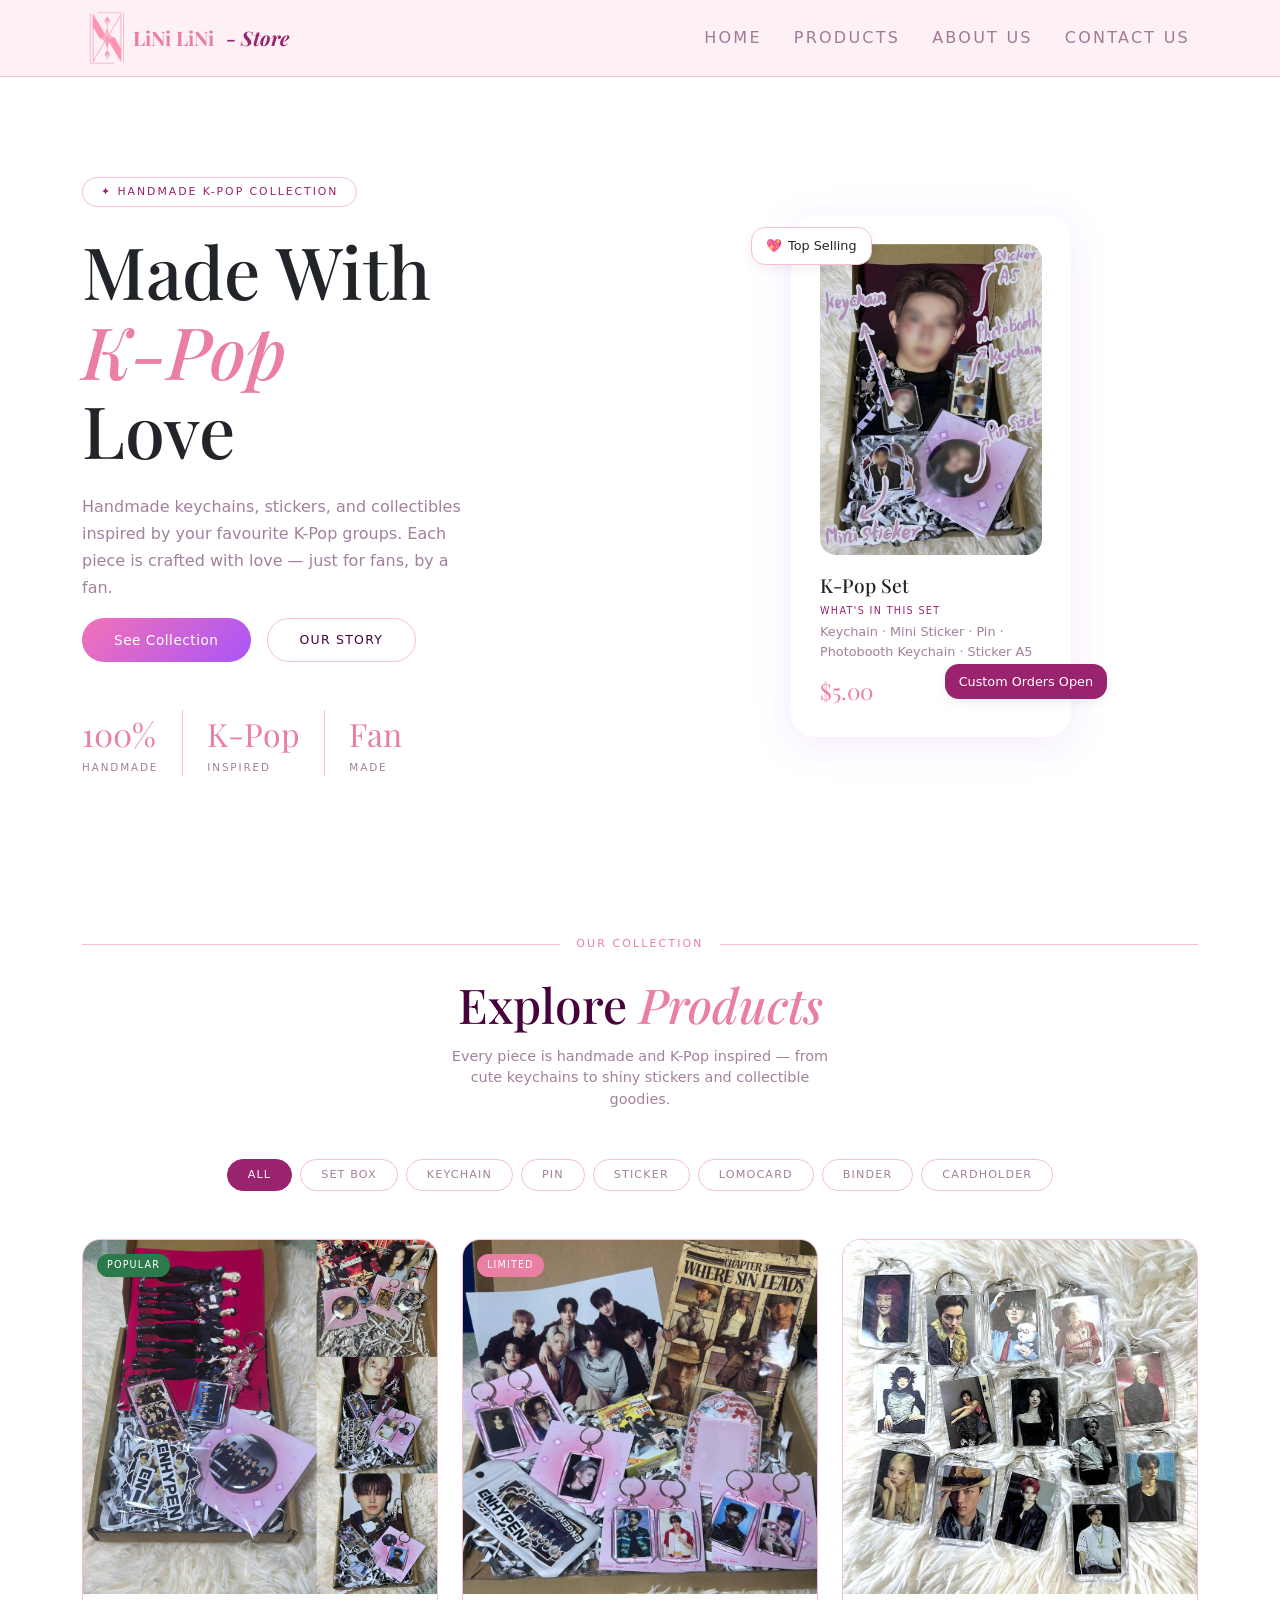
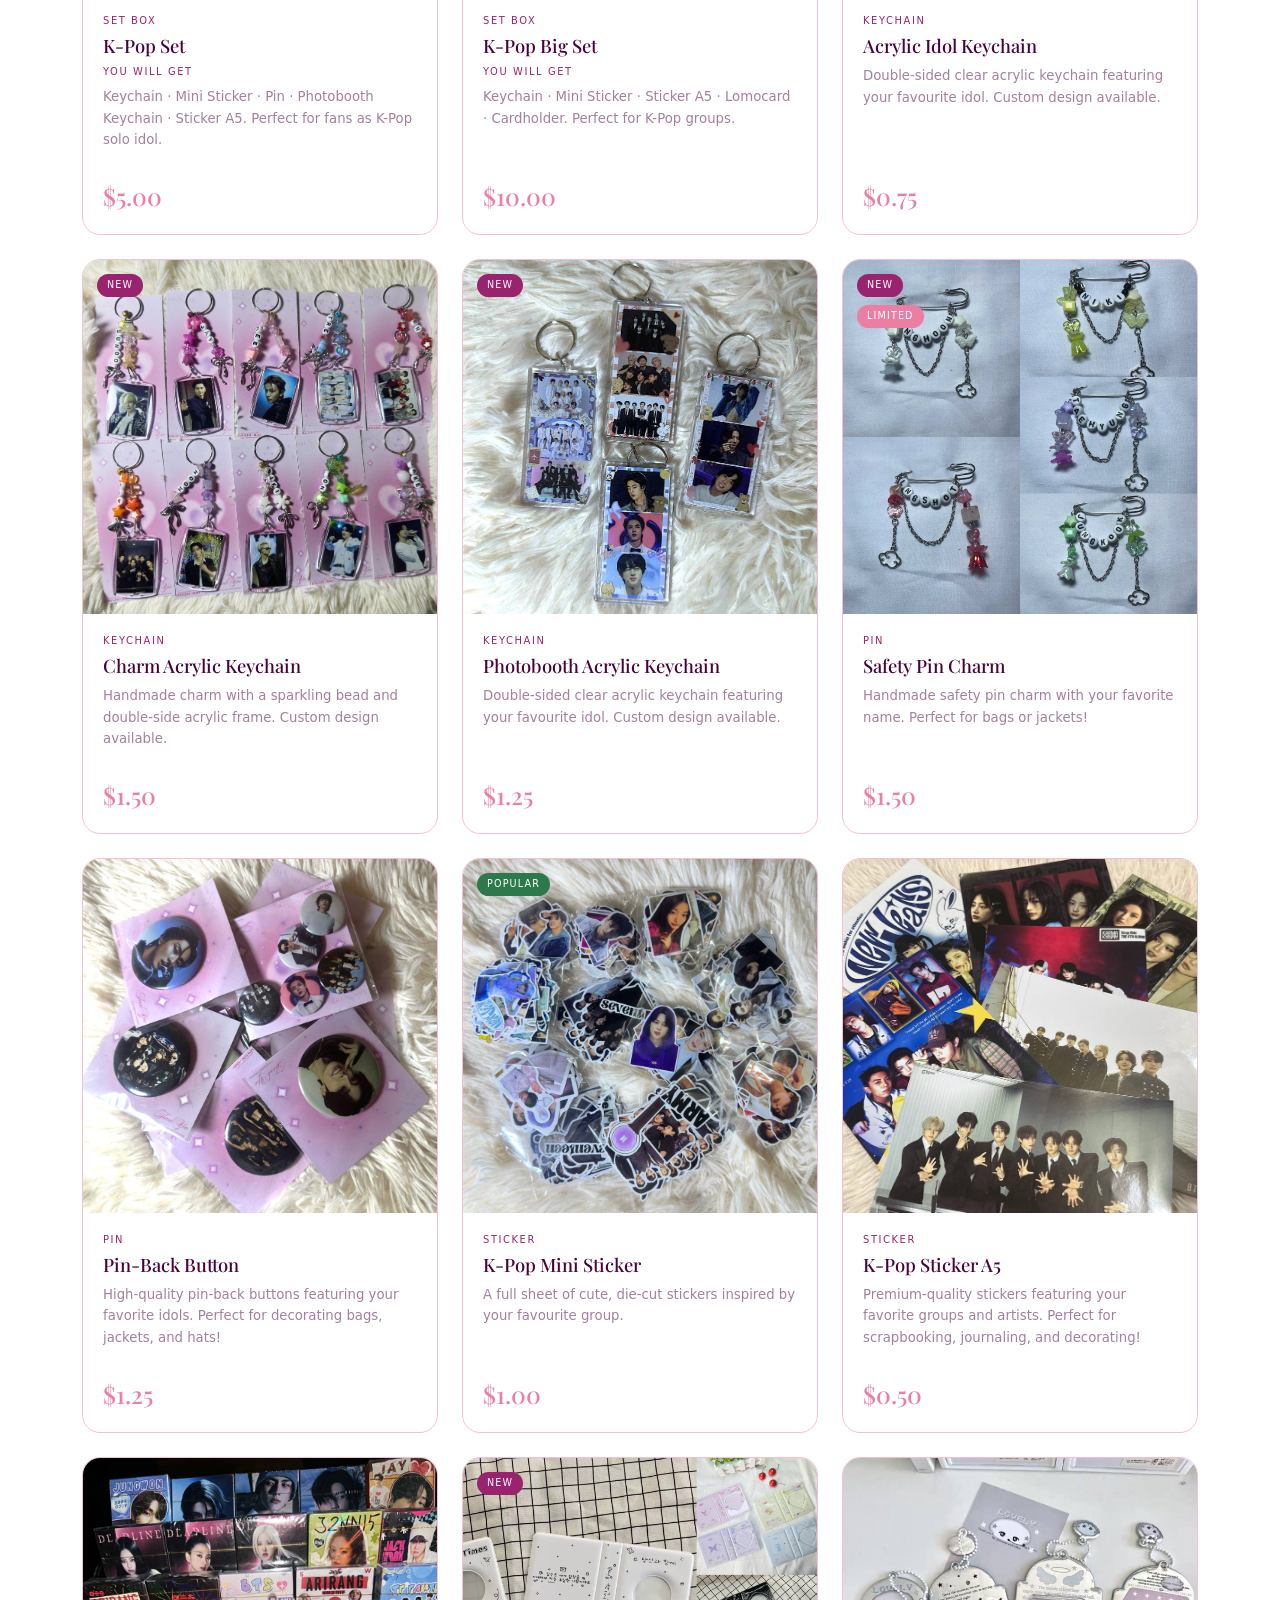
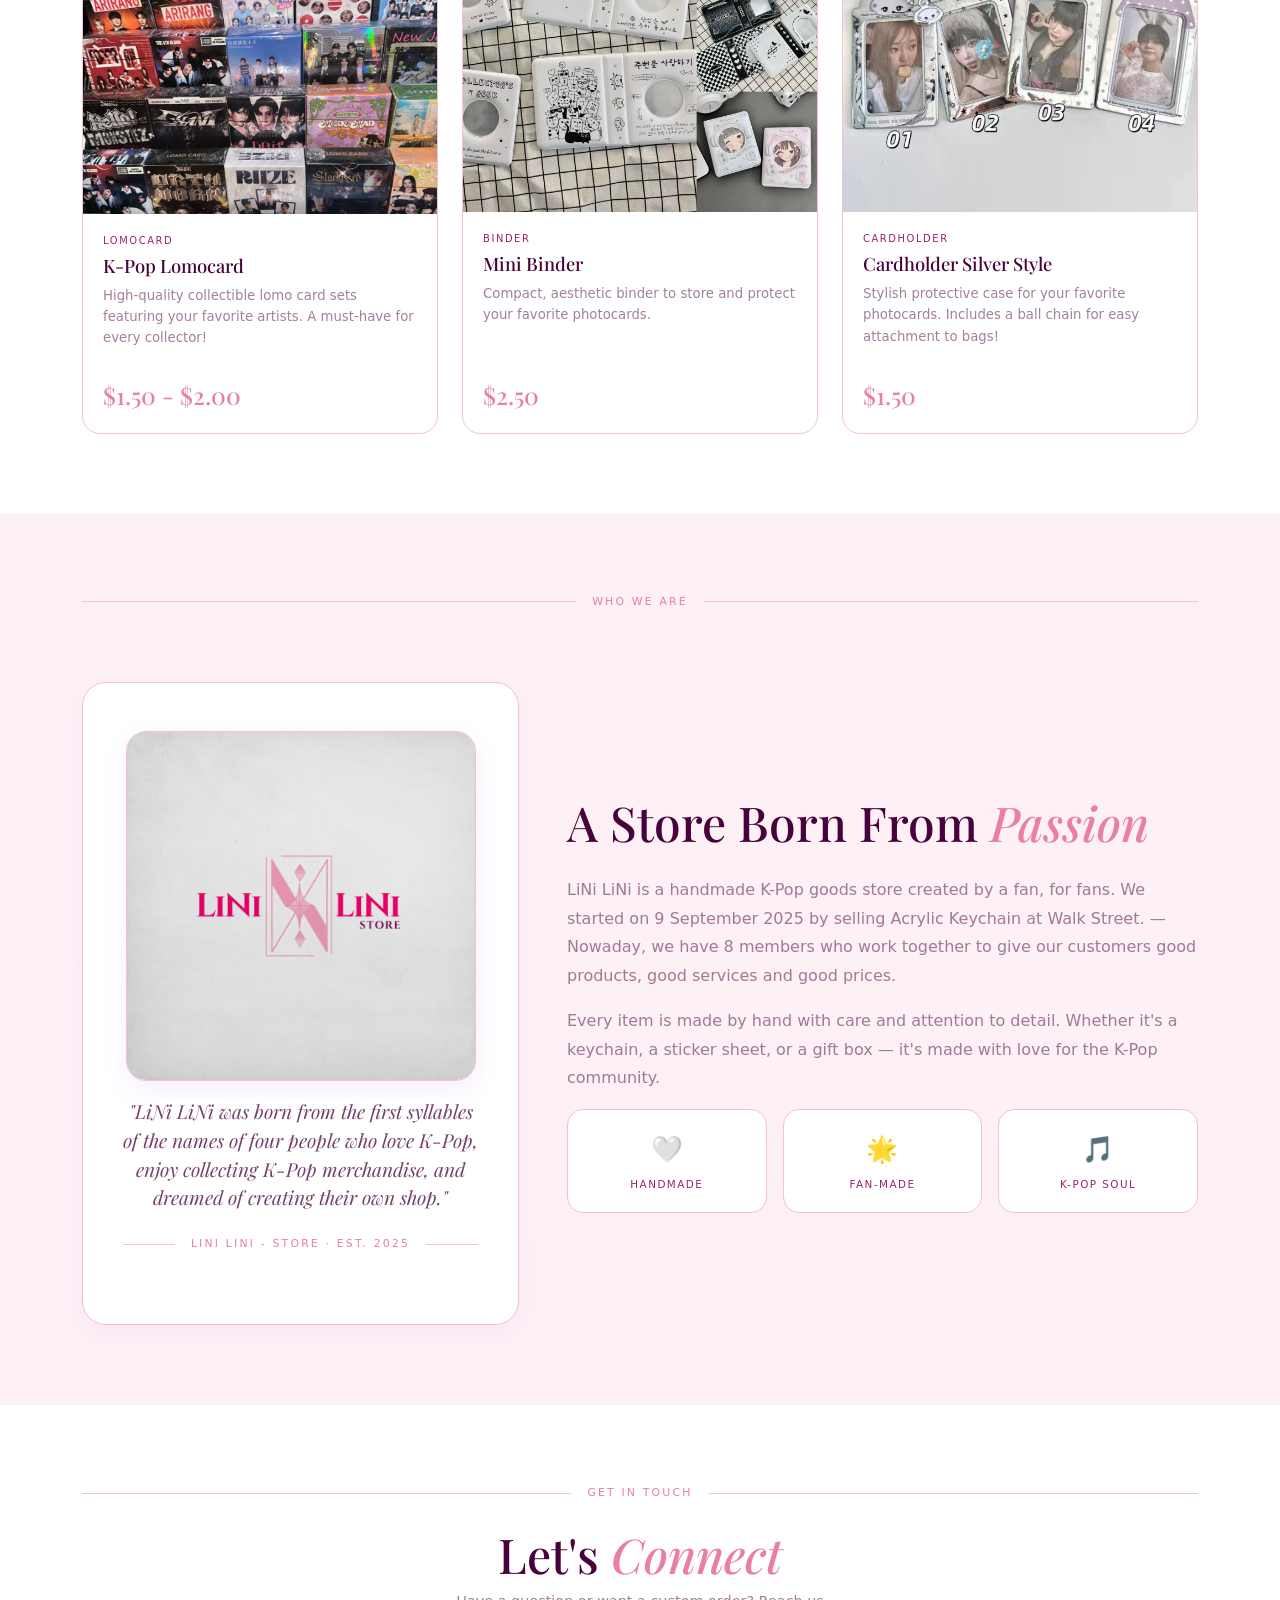
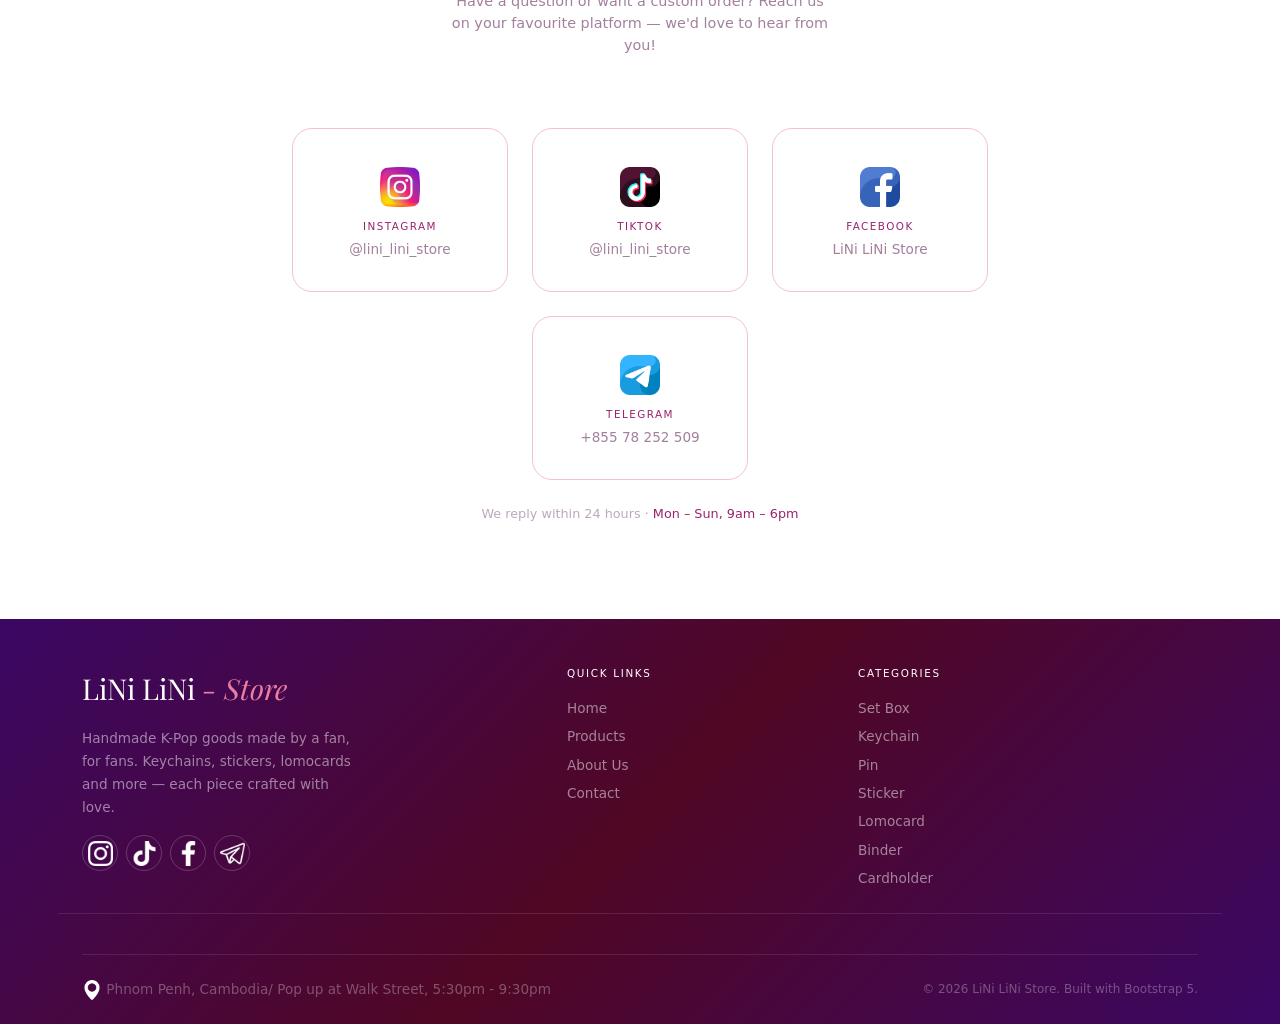
<file: index.html>
<!doctype html>
<html lang="en">
  <head>
    <meta charset="utf-8" />
    <meta name="viewport" content="width=device-width, initial-scale=1" />
    <title>LiNi LiNi — Store</title>
    <link rel="stylesheet" href="style.css" />
    <!-- Bootstrap 5 CSS (CDN) -->
    <link
      href="https://cdn.jsdelivr.net/npm/bootstrap@5.3.3/dist/css/bootstrap.min.css"
      rel="stylesheet"
    />
    <link
      href="https://fonts.googleapis.com/css2?family=Playfair+Display:ital,wght@0,500;0,700;1,400&family=DM+Sans:wght@300;400;500&display=swap"
      rel="stylesheet"
    />
  </head>
  <body>
    <!-- ====== NAVBAR ====== -->
    <nav class="navbar navbar-expand-md sticky-top">
      <div class="container">
        <a class="navbar-brand d-flex align-items-center gap-2" href="#home">
          <img
            src="pics/Logo.PNG"
            class="logo"
            alt="logo"
          />
          LiNi LiNi<em class="ms-1 fst-italic" style="color: var(--rose)"
            >- Store</em
          >
        </a>
        <button
          class="navbar-toggler border-0"
          type="button"
          data-bs-toggle="collapse"
          data-bs-target="#mainNav"
          aria-controls="mainNav"
          aria-expanded="false"
          aria-label="Toggle navigation"
          style="box-shadow: none"
        >
          <span class="navbar-toggler-icon"></span>
        </button>
        <div id="mainNav" class="collapse navbar-collapse">
          <ul class="navbar-nav ms-auto gap-md-3">
            <li class="nav-item">
              <a class="nav-link" href="#home">Home</a>
            </li>
            <li class="nav-item">
              <a class="nav-link" href="#products">Products</a>
            </li>
            <li class="nav-item">
              <a class="nav-link" href="#about">About Us</a>
            </li>
            <li class="nav-item">
              <a class="nav-link" href="#contact">Contact Us</a>
            </li>
          </ul>
        </div>
      </div>
    </nav>

    <!-- ====== HOME / HERO ====== -->
    <header id="home" class="hero">
      <div class="container">
        <div class="row align-items-center g-5">
          <div class="col-md-6">
            <div class="hero-badge">✦ Handmade K-Pop Collection</div>
            <h1 class="hero-title mb-4">
              Made With<br />
              <em class="fst-italic" style="color: var(--pink)">K-Pop</em><br />
              Love
            </h1>
            <p class="hero-description">
              Handmade keychains, stickers, and collectibles inspired by your
              favourite K-Pop groups. Each piece is crafted with love — just for
              fans, by a fan.
            </p>

            <div class="d-flex flex-wrap gap-3 mb-5">
              <a href="#products" class="btn-primary-custom">See Collection</a>
              <a href="#about" class="btn-outline-custom">Our Story</a>
            </div>
            <div class="d-flex align-items-center gap-4">
              <div>
                <div class="stat-val">100%</div>
                <div class="stat-label">Handmade</div>
              </div>
              <div class="stat-divider"></div>
              <div>
                <div class="stat-val">K-Pop</div>
                <div class="stat-label">Inspired</div>
              </div>
              <div class="stat-divider"></div>
              <div>
                <div class="stat-val">Fan</div>
                <div class="stat-label">Made</div>
              </div>
            </div>
          </div>

          <div class="col-md-6 d-flex justify-content-center">
            <div
              class="position-relative"
              style="width: 100%; max-width: 320px"
            >
              <div class="hero-card">
                <div class="hero-card-img">
                  <img src="pics/set2.png" alt="K-Pop Set" />
                </div>
                <div
                  style="
                    font-family: &quot;Playfair Display&quot;, serif;
                    font-size: 1.2rem;
                    font-weight: 500;
                    margin-bottom: 4px;
                  "
                >
                  K-Pop Set
                </div>
                <div
                  style="
                    font-size: 0.6rem;
                    letter-spacing: 0.14em;
                    text-transform: uppercase;
                    color: var(--rose);
                    margin-bottom: 4px;
                  "
                >
                  What's in this set
                </div>
                <div class="hero-card-description">
                  Keychain · Mini Sticker · Pin · Photobooth Keychain · Sticker
                  A5
                </div>
                <div class="d-flex align-items-center gap-3">
                  <span
                    style="
                      font-family: &quot;Playfair Display&quot;, serif;
                      font-size: 1.4rem;
                      color: var(--pink);
                    "
                    >$5.00</span
                  >
                </div>
              </div>
              <div
                class="badge-float"
                style="
                  top: 12px;
                  left: -20px;
                  animation: float 4s ease-in-out infinite 0.5s;
                "
              >
                <span>💖</span> Top Selling
              </div>
              <div
                class="badge-float badge-float-dark d-flex flex-wrap gap-3 mb-5"
                style="
                  bottom: -10px;
                  right: -16px;
                  animation: float 4s ease-in-out infinite 1s;
                "
              >
                <a
                  href="#contact"
                  class="btn-custom"
                  style="color: inherit; text-decoration: none"
                >
                  Custom Orders Open
                </a>
              </div>
            </div>
          </div>
        </div>
      </div>
    </header>

    <!-- ====== PRODUCTS ====== -->
    <section
      id="products"
      class="py-5"
      style="padding-top: 80px !important; padding-bottom: 80px !important"
    >
      <div class="container">
        <div class="text-center mb-5">
          <div class="section-divider">Our Collection</div>
          <h2 class="section-title">
            Explore
            <em class="fst-italic" style="color: var(--pink)">Products</em>
          </h2>
          <p class="explore-description">
            Every piece is handmade and K-Pop inspired — from cute keychains to
            shiny stickers and collectible goodies.
          </p>
        </div>

        <!-- Category pills -->
        <div class="d-flex flex-wrap gap-2 justify-content-center mb-5">
          <button class="pill active">All</button>
          <a href="#setbox" class="pill">Set Box</a>
          <a href="#keychain" class="pill">Keychain</a>
          <a href="#pin" class="pill">Pin</a>
          <a href="#sticker" class="pill">Sticker</a>
          <a href="#lomocard" class="pill">Lomocard</a>
          <a href="#binder" class="pill">Binder</a>
          <a href="#cardholder" class="pill">Cardholder</a>
        </div>

        <!-- Product Grid -->
        <div class="row g-4">
          <!-- Set 5$ -->
          <div id="setbox" class="col-sm-6 col-lg-4">
            <div class="product-card">
              <div class="product-thumb">
                <img src="pics/set5.jpg" alt="Set Box" />
                <span class="badge-abs badge-popular">Popular</span>
              </div>

              <div class="product-body">
                <div class="product-cat">Set Box</div>
                <h3 class="product-name">K-Pop Set</h3>
                <div class="product-cat">You will get</div>
                <p class="product-desc">
                  Keychain · Mini Sticker · Pin · Photobooth Keychain · Sticker
                  A5. Perfect for fans as K-Pop solo idol.
                </p>
                <div class="product-price">$5.00</div>
              </div>
            </div>
          </div>

          <!-- Set 10$ -->
          <div class="col-sm-6 col-lg-4">
            <div class="product-card">
              <div class="product-thumb">
                <img src="pics/set10.jpg" alt="Set Box" />
                <span class="badge-abs badge-limited">Limited</span>
              </div>
              <div class="product-body">
                <div class="product-cat">Set Box</div>
                <h3 class="product-name">K-Pop Big Set</h3>
                <div class="product-cat">You will get</div>
                <p class="product-desc">
                  Keychain · Mini Sticker · Sticker A5 · Lomocard · Cardholder.
                  Perfect for K-Pop groups.
                </p>
                <div class="product-price">$10.00</div>
              </div>
            </div>
          </div>

          <!-- Acrylic Keychain -->
          <div id="keychain" class="col-sm-6 col-lg-4">
            <div class="product-card">
              <div class="product-thumb">
                <img src="pics/arcylicKC (3).jpg" alt="Keychain" />
              </div>
              <div class="product-body">
                <div class="product-cat">Keychain</div>
                <h3 class="product-name">Acrylic Idol Keychain</h3>
                <p class="product-desc">
                  Double-sided clear acrylic keychain featuring your favourite
                  idol. Custom design available.
                </p>
                <div class="product-price">$0.75</div>
              </div>
            </div>
          </div>

          <!-- Keychain Handmade -->
          <div class="col-sm-6 col-lg-4">
            <div class="product-card">
              <div class="product-thumb">
                <img src="pics/keychainHM.jpg" alt="Keychain" />
                <span class="badge-abs badge-new">New</span>
              </div>
              <div class="product-body">
                <div class="product-cat">Keychain</div>
                <h3 class="product-name">Charm Acrylic Keychain</h3>
                <p class="product-desc">
                  Handmade charm with a sparkling bead and double-side acrylic
                  frame. Custom design available.
                </p>
                <div class="product-price">$1.50</div>
              </div>
            </div>
          </div>

          <!-- Photobooth Keychain -->
          <div class="col-sm-6 col-lg-4">
            <div class="product-card">
              <div class="product-thumb">
                <img src="pics/photoboothKC (2).jpg" alt="Keychain" />
                <span class="badge-abs badge-new">New</span>
              </div>
              <div class="product-body">
                <div class="product-cat">Keychain</div>
                <h3 class="product-name">Photobooth Acrylic Keychain</h3>
                <p class="product-desc">
                  Double-sided clear acrylic keychain featuring your favourite
                  idol. Custom design available.
                </p>
                <div class="product-price">$1.25</div>
              </div>
            </div>
          </div>

          <!-- Pin Handmade -->
          <div id="pin" class="col-sm-6 col-lg-4">
            <div class="product-card">
              <div class="product-thumb">
                <img src="pics/pinHM.jpg" alt="Pin" />
                <span class="badge-abs badge-new">New</span>
                <span class="badge-abs badge-limited badge-second"
                  >Limited</span
                >
              </div>
              <div class="product-body">
                <div class="product-cat">Pin</div>
                <h3 class="product-name">Safety Pin Charm</h3>
                <p class="product-desc">
                  Handmade safety pin charm with your favorite name. Perfect for
                  bags or jackets!
                </p>
                <div class="product-price">$1.50</div>
              </div>
            </div>
          </div>

          <!-- Pin -->
          <div class="col-sm-6 col-lg-4">
            <div class="product-card">
              <div class="product-thumb">
                <img src="pics/pin (2).jpg" alt="Pin" />
              </div>
              <div class="product-body">
                <div class="product-cat">Pin</div>
                <h3 class="product-name">Pin-Back Button</h3>
                <p class="product-desc">
                  High-quality pin-back buttons featuring your favorite idols.
                  Perfect for decorating bags, jackets, and hats!
                </p>
                <div class="product-price">$1.25</div>
              </div>
            </div>
          </div>

          <!-- Mini Sticker -->
          <div id="sticker" class="col-sm-6 col-lg-4">
            <div class="product-card">
              <div class="product-thumb">
                <img src="pics/ministicker (2).jpg" alt="Sticker" />
                <span class="badge-abs badge-popular">Popular</span>
              </div>
              <div class="product-body">
                <div class="product-cat">Sticker</div>
                <h3 class="product-name">K-Pop Mini Sticker</h3>
                <p class="product-desc">
                  A full sheet of cute, die-cut stickers inspired by your
                  favourite group.
                </p>
                <div class="product-price">$1.00</div>
              </div>
            </div>
          </div>

          <!-- Sticker A5 -->
          <div class="col-sm-6 col-lg-4">
            <div class="product-card">
              <div class="product-thumb">
                <img src="pics/stickera5.jpg" alt="Sticker" />
              </div>
              <div class="product-body">
                <div class="product-cat">Sticker</div>
                <h3 class="product-name">K-Pop Sticker A5</h3>
                <p class="product-desc">
                  Premium-quality stickers featuring your favorite groups and
                  artists. Perfect for scrapbooking, journaling, and decorating!
                </p>
                <div class="product-price">$0.50</div>
              </div>
            </div>
          </div>

          <!-- Lomo Card -->
          <div id="lomocard" class="col-sm-6 col-lg-4">
            <div class="product-card">
              <div class="product-thumb">
                <img src="pics/lomocard.jpg" alt="Lomocard" />
              </div>
              <div class="product-body">
                <div class="product-cat">Lomocard</div>
                <h3 class="product-name">K-Pop Lomocard</h3>
                <p class="product-desc">
                  High-quality collectible lomo card sets featuring your
                  favorite artists. A must-have for every collector!
                </p>
                <div class="product-price">$1.50 - $2.00</div>
              </div>
            </div>
          </div>

          <!-- Mini Binder -->
          <div id="binder" class="col-sm-6 col-lg-4">
            <div class="product-card">
              <div class="product-thumb">
                <img src="pics/minibinder.jpg" alt="Mini Binder" />
                <span class="badge-abs badge-new">New</span>
              </div>
              <div class="product-body">
                <div class="product-cat">Binder</div>
                <h3 class="product-name">Mini Binder</h3>
                <p class="product-desc">
                  Compact, aesthetic binder to store and protect your favorite
                  photocards.
                </p>
                <div class="product-price">$2.50</div>
              </div>
            </div>
          </div>

          <!-- Card Holder -->
          <div id="cardholder" class="col-sm-6 col-lg-4">
            <div class="product-card">
              <div class="product-thumb">
                <img src="pics/cardholder.jpg" alt="Cardholder" />
              </div>
              <div class="product-body">
                <div class="product-cat">Cardholder</div>
                <h3 class="product-name">Cardholder Silver Style</h3>
                <p class="product-desc">
                  Stylish protective case for your favorite photocards. Includes
                  a ball chain for easy attachment to bags!
                </p>
                <div class="product-price">$1.50</div>
              </div>
            </div>
          </div>
        </div>
      </div>
    </section>

    <!-- ====== ABOUT US ====== -->
    <section
      id="about"
      class="py-5 about-section"
      style="padding-top: 80px !important; padding-bottom: 80px !important"
    >
      <div class="container">
        <div class="section-divider">Who We Are</div>
        <div class="row align-items-center g-5 mt-1">
          <div class="col-md-5">
            <div class="about-card text-center">
              <div class="profile-image">
                <img src="pics/Profile.PNG" alt="LiNi LiNi Store Team" />
              </div>
              <blockquote
                class="fst-italic"
                style="
                  font-size: 1.2rem;
                  color: rgba(71, 2, 59, 0.75);
                  line-height: 1.5;
                "
              >
                "LiNi LiNi was born from the first syllables of the names of
                four people who love K-Pop, enjoy collecting K-Pop merchandise,
                and dreamed of creating their own shop."
              </blockquote>
              <div class="section-divider mt-4">
                LiNi LiNi - Store · Est. 2025
              </div>
            </div>
          </div>

          <div class="col-md-7">
            <h2 class="section-title mb-4">
              A Store Born From
              <em class="fst-italic" style="color: var(--pink)">Passion</em>
            </h2>
            <p class="about-description">
              LiNi LiNi is a handmade K-Pop goods store created by a fan, for
              fans. We started on 9 September 2025 by selling Acrylic Keychain
              at Walk Street. — Nowaday, we have 8 members who work together to
              give our customers good products, good services and good prices.
            </p>
            <p class="about-description">
              Every item is made by hand with care and attention to detail.
              Whether it's a keychain, a sticker sheet, or a gift box — it's
              made with love for the K-Pop community.
            </p>
            <div class="row g-3">
              <div class="col-4">
                <div class="feature-tile">
                  <div class="emoji">🤍</div>
                  <div class="label">Handmade</div>
                </div>
              </div>
              <div class="col-4">
                <div class="feature-tile">
                  <div class="emoji">🌟</div>
                  <div class="label">Fan-Made</div>
                </div>
              </div>
              <div class="col-4">
                <div class="feature-tile">
                  <div class="emoji">🎵</div>
                  <div class="label">K-Pop Soul</div>
                </div>
              </div>
            </div>
          </div>
        </div>
      </div>
    </section>

    <!-- ====== CONTACT US ====== -->
    <section
      id="contact"
      class="py-5"
      style="padding-top: 80px !important; padding-bottom: 80px !important"
    >
      <div class="container">
        <div class="text-center mb-5">
          <div class="section-divider">Get In Touch</div>
          <h2 class="section-title">
            Let's <em class="fst-italic" style="color: var(--pink)">Connect</em>
          </h2>
          <p
            class="mt-2"
            style="
              color: var(--muted);
              font-weight: 300;
              font-size: 0.9rem;
              max-width: 380px;
              margin: 12px auto 0;
            "
          >
            Have a question or want a custom order? Reach us on your favourite
            platform — we'd love to hear from you!
          </p>
        </div>
        <div
          class="row g-4 justify-content-center"
          style="max-width: 720px; margin: 0 auto"
        >
          <div class="col-sm-4">
            <a
              href="https://www.instagram.com/lini_lini_store?igsh=MWZ0M3BwcnF5eHA3dw%3D%3D&utm_source=qr"
              target="_blank"
              rel="noopener noreferrer"
              class="contact-card"
            >
              <div class="contact-icon">
                <img src="pics/IG.png" height="40" />
              </div>
              <div class="contact-label">Instagram</div>
              <div class="contact-handle">@lini_lini_store</div>
            </a>
          </div>
          <div class="col-sm-4">
            <a
              href="https://www.tiktok.com/@lini_lini_store?_r=1&_t=ZS-972dLWljjOx"
              target="_blank"
              rel="noopener noreferrer"
              class="contact-card"
            >
              <div class="contact-icon">
                <img src="pics/TT.png" height="40" />
              </div>
              <div class="contact-label">TIKTOK</div>
              <div class="contact-handle">@lini_lini_store</div>
            </a>
          </div>
          <div class="col-sm-4">
            <a
              href="https://www.facebook.com/profile.php?id=61568484972749"
              target="_blank"
              rel="noopener noreferrer"
              class="contact-card"
            >
              <div class="contact-icon">
                <img src="pics/FB.png" height="40" />
              </div>
              <div class="contact-label">Facebook</div>
              <div class="contact-handle">LiNi LiNi Store</div>
            </a>
          </div>
          <div class="col-sm-4">
            <a
              href="https://t.me/lini_lini_store"
              target="_blank"
              rel="noopener noreferrer"
              class="contact-card"
            >
              <div class="contact-icon">
                <img src="pics/TELE.png" height="40" />
              </div>
              <div class="contact-label">TELEGRAM</div>
              <div class="contact-handle">+855 78 252 509</div>
            </a>
          </div>
        </div>
        <p
          class="text-center mt-4"
          style="font-size: 0.8rem; color: rgba(71, 2, 59, 0.35)"
        >
          We reply within 24 hours ·
          <span style="color: var(--rose)">Mon – Sun, 9am – 6pm</span>
        </p>
      </div>
    </section>

    <!-- ====== FOOTER ====== -->
    <footer class="pt-5 pb-4 px-3">
      <div class="container">
        <div
          class="row g-5 pb-4"
          style="border-bottom: 1px solid rgba(255, 255, 255, 0.1)"
        >
          <div class="col-md-5">
            <div class="brand mb-3">
              LiNi LiNi<em class="fst-italic" style="color: var(--pink)">
                - Store</em
              >
            </div>
            <p
              style="
                font-size: 0.85rem;
                max-width: 280px;
                font-weight: 300;
                color: rgba(255, 255, 255, 0.5);
                line-height: 1.7;
              "
            >
              Handmade K-Pop goods made by a fan, for fans. Keychains, stickers,
              lomocards and more — each piece crafted with love.
            </p>
            <div class="d-flex gap-2 mt-3">
              <a
                href="https://www.instagram.com/lini_lini_store?igsh=MWZ0M3BwcnF5eHA3dw%3D%3D&utm_source=qr"
                target="_blank"
                rel="noopener noreferrer"
                class="footer-social-btn"
              >
                <img src="pics/instagram.png" height="25" class="white-icon" />
              </a>
              <a
                href="https://www.tiktok.com/@lini_lini_store?_r=1&_t=ZS-972dLWljjOx"
                target="_blank"
                rel="noopener noreferrer"
                class="footer-social-btn"
              >
                <img src="pics/tik-tok.png" height="25" class="white-icon" />
              </a>
              <a
                href="https://www.facebook.com/profile.php?id=61568484972749"
                target="_blank"
                rel="noopener noreferrer"
                class="footer-social-btn"
              >
                <img src="pics/facebook.png" height="25" class="white-icon" />
              </a>
              <a
                href="https://t.me/lini_lini_store"
                target="_blank"
                rel="noopener noreferrer"
                class="footer-social-btn"
              >
                <img src="pics/telegram.png" height="25" class="white-icon" />
              </a>
            </div>
          </div>
          <div class="col-6 col-md-3">
            <h6>Quick Links</h6>
            <div class="d-flex flex-column gap-2">
              <a href="#home">Home</a>
              <a href="#products">Products</a>
              <a href="#about">About Us</a>
              <a href="#contact">Contact</a>
            </div>
          </div>
          <div class="col-6 col-md-3">
            <h6>Categories</h6>
            <div class="d-flex flex-column gap-2">
              <a href="#setbox">Set Box</a>
              <a href="#keychain">Keychain</a>
              <a href="#pin">Pin</a>
              <a href="#sticker">Sticker</a>
              <a href="#lomocard">Lomocard</a>
              <a href="#binder">Binder</a>
              <a href="#cardholder">Cardholder</a>
            </div>
          </div>
        </div>
        <div
          class="footer-bottom d-flex flex-column flex-sm-row justify-content-between align-items-center gap-3"
        >
          <div class="d-flex gap-3">
            <a>
              <img src="pics/location-pin.png" height="20" class="white-icon" />
              Phnom Penh, Cambodia/ Pop up at Walk Street, 5:30pm - 9:30pm
            </a>
          </div>
          <span>&copy; 2026 LiNi LiNi Store. Built with Bootstrap 5.</span>
        </div>
      </div>
    </footer>

    <!-- Bootstrap 5 JS Bundle (with Popper) -->
    <script src="https://cdn.jsdelivr.net/npm/bootstrap@5.3.3/dist/js/bootstrap.bundle.min.js"></script>
  </body>
</html>
</file>
<file: style.css>
:root {
  --pink: #ea7ea3;
  --rose: #99236e;
  --blush: #fdf0f5;
  --border: #f6bfd3;
  --text: #47023b;
  --muted: rgba(71, 2, 59, 0.5);
}

body {
  font-family: "DM Sans", sans-serif;
  background: var(--blush);
  color: var(--text);
  overflow-x: hidden;
}
h1,
h2,
h3,
h4,
blockquote {
  font-family: "Playfair Display", serif;
}

html {
  scroll-behavior: smooth;
}

/* NAV */
.navbar {
  background: rgba(253, 240, 245, 0.92);
  backdrop-filter: blur(10px);
  border-bottom: 1px solid var(--border);
  min-height: 50px;
}
.navbar-brand {
  font-family: "Playfair Display", serif;
  color: var(--pink) !important;
  font-size: 1.4rem;
  font-weight: 700;
}
.nav-link {
  font-size: 0.72rem;
  letter-spacing: 0.14em;
  text-transform: uppercase;
  color: var(--muted) !important;
  cursor: pointer;
}
.nav-link:hover {
  color: var(--rose) !important;
}
.logo {
  height: 50px;
  width: auto;
  transform: scale(1.2);
  transform-origin: left center;
}

/* HERO */
.hero {
  padding: 100px 0 80px;
}
.hero-badge {
  display: inline-block;
  border: 1px solid var(--border);
  border-radius: 50px;
  padding: 6px 18px;
  font-size: 0.68rem;
  letter-spacing: 0.18em;
  text-transform: uppercase;
  color: var(--rose);
  margin-bottom: 1.5rem;
}
.hero-title {
  font-size: clamp(2.8rem, 6vw, 4.5rem);
  line-height: 1.1;
  font-weight: 500;
}
.hero-description {
  color: var(--muted);
  font-weight: 300;
  max-width: 380px;
  line-height: 1.7;
}
.badge-float:hover {
  box-shadow:
    0 0 15px rgba(236, 72, 153, 0.3),
    0 0 30px rgba(168, 85, 247, 0.2);
}
.badge-float:hover .btn-custom {
  transition: all 0.3s ease;
  letter-spacing: 1px;
}
.btn-primary-custom {
  background: linear-gradient(135deg, #f472b6, #a855f7);
  border: none;
  color: #fff;
  padding: 12px 32px;
  border-radius: 50px;
  font-size: 0.85rem;
  letter-spacing: 0.04em;
  transition:
    transform 0.2s,
    box-shadow 0.2s;
  text-decoration: none;
  display: inline-block;
}
.btn-primary-custom:hover {
  transform: translateY(-2px);
  box-shadow: 0 12px 28px rgba(168, 85, 247, 0.25);
  color: #fff;
}
.btn-custom {
  transition: all 0.3s ease;
}
.btn-custom:hover {
  transform: translateY(-3px) scale(1.05);
  box-shadow: 0 12px 28px rgba(129, 12, 238, 0.25);
}
.btn-outline-custom {
  border: 1px solid var(--border);
  color: var(--text);
  padding: 12px 32px;
  border-radius: 50px;
  font-size: 0.78rem;
  letter-spacing: 0.1em;
  text-transform: uppercase;
  background: none;
  text-decoration: none;
  display: inline-block;
  transition:
    border-color 0.2s,
    color 0.2s;
}
.btn-outline-custom:hover {
  border-color: var(--rose);
  color: var(--rose);
}
.stat-val {
  font-family: "Playfair Display", serif;
  font-size: 2rem;
  color: var(--pink);
}
.stat-label {
  font-size: 0.65rem;
  letter-spacing: 0.18em;
  text-transform: uppercase;
  color: var(--muted);
  margin-top: 2px;
}
.stat-divider {
  width: 1px;
  background: var(--border);
  align-self: stretch;
}
@media (max-width: 576px) {
  .badge-float {
    position: static;
    margin-top: 10px;
  }
}

/* HERO CARD */
.hero-card {
  background: rgba(255, 255, 255, 0.7);
  backdrop-filter: blur(14px);
  border: 1px solid rgba(255, 255, 255, 0.5);
  border-radius: 24px;
  padding: 28px;
  box-shadow: 0 8px 40px rgba(168, 85, 247, 0.12);
  animation: float 4s ease-in-out infinite;
  max-width: 280px;
  margin: auto;
}
@keyframes float {
  0%,
  100% {
    transform: translateY(0);
  }
  50% {
    transform: translateY(-8px);
  }
}
.hero-card-description {
  font-size: 0.8rem;
  color: var(--muted);
  font-weight: 300;
  margin-bottom: 14px;
}
.hero-card-img {
  background: linear-gradient(135deg, #fce7f3, #ede9fe);
  border-radius: 16px;
  overflow: hidden;
  display: flex;
  align-items: center;
  justify-content: center;
  font-size: 4rem;
  margin-bottom: 1rem;
}
.hero-card-img img {
  width: 100%;
  height: 100%;
  object-fit: cover;
  display: block;
}
.badge-float {
  position: absolute;
  background: #fff;
  border: 1px solid var(--border);
  border-radius: 14px;
  padding: 8px 14px;
  font-size: 0.8rem;
  box-shadow: 0 4px 12px rgba(0, 0, 0, 0.06);
  display: flex;
  align-items: center;
  gap: 6px;
  font-weight: 500;
}
.badge-float-dark {
  background: var(--rose);
  color: #fff;
  border: none;
}

/* SECTION TITLES */
.section-divider {
  display: flex;
  align-items: center;
  gap: 1rem;
  color: var(--pink);
  font-size: 0.68rem;
  letter-spacing: 0.2em;
  text-transform: uppercase;
  margin-bottom: 1.5rem;
}
.section-divider::before,
.section-divider::after {
  content: "";
  flex: 1;
  height: 1px;
  background: var(--border);
}
.section-title {
  font-size: clamp(2rem, 4vw, 3rem);
  font-weight: 500;
  color: var(--text);
}
.explore-description {
  color: var(--muted);
  font-weight: 300;
  font-size: 0.9rem;
  max-width: 400px;
  margin: 12px auto 0;
}

/* PRODUCT CARDS */
.product-card {
  background: rgba(255, 255, 255, 0.7);
  backdrop-filter: blur(10px);
  border: 1px solid var(--border);
  border-radius: 18px;
  overflow: hidden;
  transition:
    transform 0.25s,
    box-shadow 0.25s;
  height: 100%;
  display: flex;
  flex-direction: column;
}
.product-card:hover {
  transform: translateY(-8px);
  box-shadow: 0 20px 40px rgba(168, 85, 247, 0.15);
}
.product-thumb {
  background: linear-gradient(135deg, #fce7f3, #ede9fe);
  aspect-ratio: 1;
  display: flex;
  flex-direction: column;
  align-items: center;
  justify-content: center;
  gap: 8px;
  font-size: 3.5rem;
  position: relative;
}
.product-thumb img {
  width: 100%;
  height: 100%;
  object-fit: cover;
  display: block;
}
.badge-abs {
  position: absolute;
  top: 14px;
  left: 14px;
  font-size: 0.6rem;
  letter-spacing: 0.12em;
  text-transform: uppercase;
  padding: 4px 10px;
  border-radius: 50px;
}
.badge-second {
  top: 45px;
}
.badge-new {
  background: var(--rose);
  color: #fff;
}
.badge-popular {
  background: #2c7a4b;
  color: #fff;
}
.badge-limited {
  background: var(--pink);
  color: #fff;
}
.product-body {
  padding: 20px;
  display: flex;
  flex-direction: column;
  flex-grow: 1;
}
.product-cat {
  font-size: 0.62rem;
  letter-spacing: 0.16em;
  text-transform: uppercase;
  color: var(--rose);
  font-weight: 500;
  margin-bottom: 6px;
}
.product-name {
  font-size: 1.15rem;
  font-weight: 500;
  color: var(--text);
  margin-bottom: 8px;
}
.product-desc {
  font-size: 0.83rem;
  color: var(--muted);
  line-height: 1.6;
  font-weight: 300;
  margin-bottom: 12px;
  min-height: 80px;
}
.product-price {
  font-family: "Playfair Display", serif;
  font-size: 1.5rem;
  font-weight: 500;
  color: var(--pink);
  margin-top: auto;
}

/* CATEGORY PILLS */
.pill {
  border: 1px solid var(--border);
  color: var(--muted);
  font-size: 0.7rem;
  letter-spacing: 0.1em;
  text-transform: uppercase;
  text-decoration: none;
  padding: 7px 20px;
  border-radius: 50px;
  background: none;
  cursor: pointer;
  transition:
    background 0.2s,
    color 0.2s;
}
.pill.active,
.pill:hover {
  background: var(--rose);
  color: #fff;
  border-color: var(--rose);
}

/* ABOUT */
.about-section {
  background: linear-gradient(
    180deg,
    #fdf0f5,
    rgba(250, 220, 233, 0.4),
    #fdf0f5
  );
}
.about-card {
  background: #fff;
  border: 1px solid var(--border);
  border-radius: 24px;
  padding: 48px 40px;
  box-shadow: 0 8px 24px rgba(168, 85, 247, 0.06);
}
.about-description {
  color: var(--muted);
  font-weight: 300;
  line-height: 1.8;
  margin-bottom: 1rem;
}
.feature-tile {
  background: #fff;
  border: 1px solid var(--border);
  border-radius: 16px;
  padding: 20px;
  text-align: center;
}
.feature-tile .emoji {
  font-size: 1.6rem;
  margin-bottom: 8px;
}
.feature-tile .label {
  font-size: 0.65rem;
  letter-spacing: 0.14em;
  text-transform: uppercase;
  color: var(--rose);
  font-weight: 500;
}
.profile-image {
  margin-bottom: 1rem;
  text-align: center;
}
.profile-image img {
  width: 100%;
  max-width: 350px;
  height: auto;
  border-radius: 20px;
  object-fit: cover;
  border: 1px solid var(--border);
  box-shadow: 0 8px 24px rgba(168, 85, 247, 0.1);
}

/* CONTACT */
.contact-card {
  background: #fff;
  border: 1px solid var(--border);
  border-radius: 20px;
  padding: 32px 24px;
  text-align: center;
  transition:
    border-color 0.2s,
    box-shadow 0.2s;
  text-decoration: none;
  display: block;
  color: inherit;
}
.contact-card:hover {
  transform: translateY(-5px);
  border-color: var(--rose);
  box-shadow: 0 12px 28px rgba(153, 35, 110, 0.15);
  color: inherit;
}
.contact-icon {
  font-size: 2rem;
  margin-bottom: 10px;
}
.contact-label {
  font-size: 0.65rem;
  letter-spacing: 0.14em;
  text-transform: uppercase;
  color: var(--rose);
  font-weight: 500;
  margin-bottom: 4px;
}
.contact-handle {
  font-size: 0.85rem;
  color: var(--muted);
}

/* FOOTER */
footer {
  background: linear-gradient(135deg, #3b0764, #500724, #3b0764);
  color: rgba(255, 255, 255, 0.6);
}
footer .brand {
  font-family: "Playfair Display", serif;
  font-size: 1.8rem;
  color: #fff;
}
footer h6 {
  font-size: 0.65rem;
  letter-spacing: 0.16em;
  text-transform: uppercase;
  color: #fff;
  margin-bottom: 18px;
}
footer a {
  color: rgba(255, 255, 255, 0.5);
  text-decoration: none;
  font-size: 0.85rem;
  transition: color 0.2s;
}
footer a:hover {
  color: var(--border);
}
.footer-social-btn {
  width: 36px;
  height: 36px;
  border-radius: 50%;
  border: 1px solid rgba(255, 255, 255, 0.2);
  display: flex;
  align-items: center;
  justify-content: center;
  font-size: 0.85rem;
  transition: border-color 0.2s;
  text-decoration: none;
}
.footer-social-btn:hover {
  border-color: var(--border);
}
.footer-bottom {
  border-top: 1px solid rgba(255, 255, 255, 0.1);
  padding-top: 24px;
  margin-top: 40px;
  font-size: 0.75rem;
  color: rgba(255, 255, 255, 0.3);
}
.white-icon {
  filter: brightness(0) invert(1);
}
</file>
